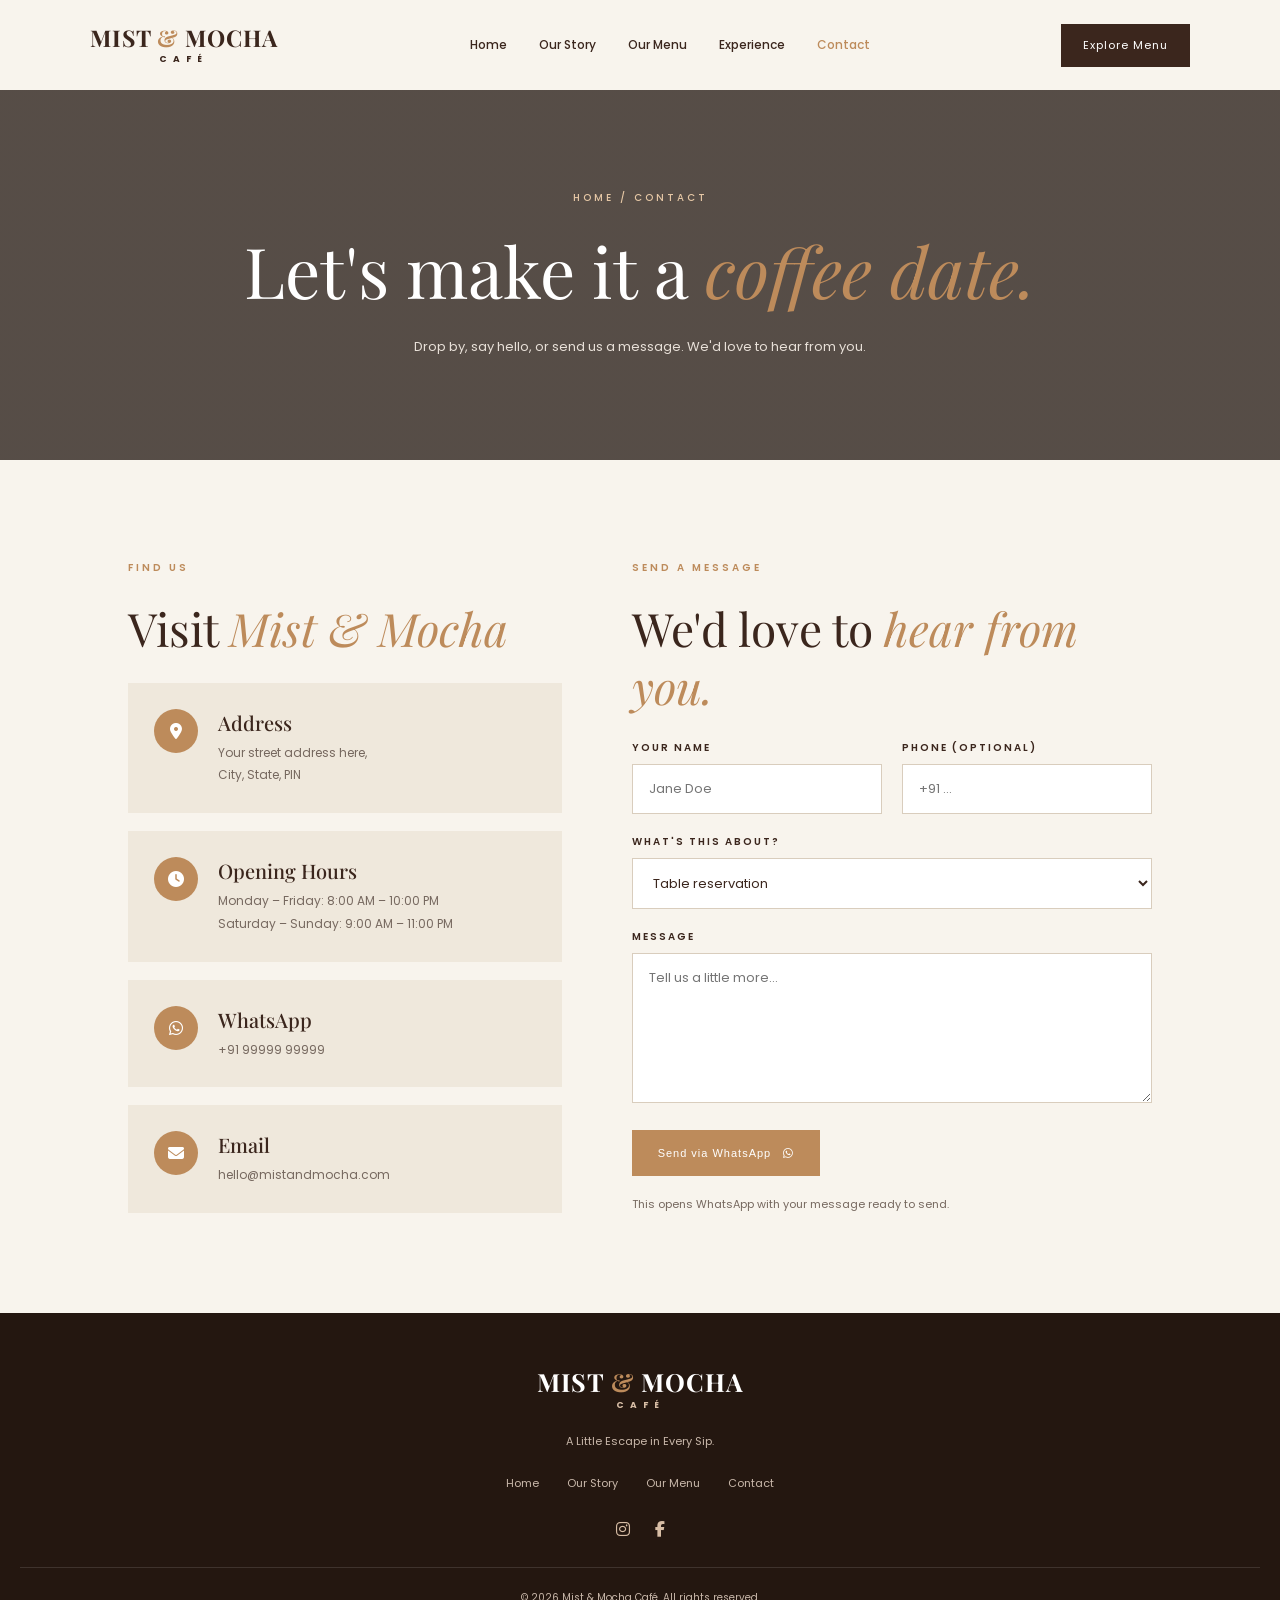
<file: contact.html>
<!DOCTYPE html>
<html lang="en">
<head>
    <meta charset="UTF-8">
    <meta name="viewport" content="width=device-width, initial-scale=1.0">

    <title>Contact | Mist & Mocha Café</title>

    <link rel="preconnect" href="https://fonts.googleapis.com">
    <link rel="preconnect" href="https://fonts.gstatic.com" crossorigin>
    <link href="https://fonts.googleapis.com/css2?family=Playfair+Display:wght@400;500;600;700&family=Poppins:wght@300;400;500;600&display=swap" rel="stylesheet">

    <link rel="stylesheet" href="style.css">
    <link rel="stylesheet" href="https://cdnjs.cloudflare.com/ajax/libs/font-awesome/6.5.0/css/all.min.css">
</head>

<body>

    <!-- NAVIGATION BAR -->
    <header class="navbar">

        <a href="index.html" class="logo">
            MIST <span>&</span> MOCHA
            <small>CAFÉ</small>
        </a>

        <nav class="nav-links" id="navLinks">
            <a href="index.html">Home</a>
            <a href="about.html">Our Story</a>
            <a href="menu.html">Our Menu</a>
            <a href="index.html#experience">Experience</a>
            <a href="contact.html" class="active">Contact</a>
        </nav>

        <a href="menu.html" class="nav-button">Explore Menu</a>

        <button class="menu-toggle" id="menuToggle" aria-label="Toggle navigation">
            <i class="fas fa-bars"></i>
        </button>

    </header>


    <!-- PAGE HEADER -->
    <section class="page-hero"
             style="--hero-img: url('https://images.unsplash.com/photo-1495474472287-4d71bcdd2085?w=1800')">
        <p class="breadcrumb"><a href="index.html">HOME</a> / CONTACT</p>
        <h1>Let's make it a <em>coffee date.</em></h1>
        <p class="page-intro">
            Drop by, say hello, or send us a message. We'd love to hear from you.
        </p>
    </section>


    <!-- CONTACT CONTENT -->
    <section class="contact-page">

        <!-- INFO -->
        <div class="contact-info">
            <p class="section-label">FIND US</p>
            <h2>Visit <em>Mist &amp; Mocha</em></h2>

            <div class="contact-info-list">

                <div class="info-card">
                    <i class="fas fa-location-dot"></i>
                    <div>
                        <h3>Address</h3>
                        <!-- TODO: replace with your real address -->
                        <p>Your street address here,<br>City, State, PIN</p>
                    </div>
                </div>

                <div class="info-card">
                    <i class="fas fa-clock"></i>
                    <div>
                        <h3>Opening Hours</h3>
                        <!-- TODO: replace with your real hours -->
                        <p>Monday – Friday: 8:00 AM – 10:00 PM<br>
                           Saturday – Sunday: 9:00 AM – 11:00 PM</p>
                    </div>
                </div>

                <div class="info-card">
                    <i class="fab fa-whatsapp"></i>
                    <div>
                        <h3>WhatsApp</h3>
                        <p><a href="https://wa.me/919999999999" target="_blank" rel="noopener noreferrer">+91 99999 99999</a></p>
                    </div>
                </div>

                <div class="info-card">
                    <i class="fas fa-envelope"></i>
                    <div>
                        <h3>Email</h3>
                        <!-- TODO: replace with your real email -->
                        <p><a href="mailto:hello@mistandmocha.com">hello@mistandmocha.com</a></p>
                    </div>
                </div>

            </div>

            <!-- TODO: paste your Google Maps <iframe> embed here -->
        </div>


        <!-- FORM -->
        <div class="contact-form-wrap">
            <p class="section-label">SEND A MESSAGE</p>
            <h2>We'd love to <em>hear from you.</em></h2>

            <form class="contact-form" id="contactForm">

                <div class="form-row">
                    <div class="field">
                        <label for="name">YOUR NAME</label>
                        <input type="text" id="name" name="name" placeholder="Jane Doe" required>
                    </div>

                    <div class="field">
                        <label for="phone">PHONE (OPTIONAL)</label>
                        <input type="tel" id="phone" name="phone" placeholder="+91 ...">
                    </div>
                </div>

                <div class="field">
                    <label for="subject">WHAT'S THIS ABOUT?</label>
                    <select id="subject" name="subject">
                        <option>Table reservation</option>
                        <option>Birthday / party booking</option>
                        <option>Feedback</option>
                        <option>General enquiry</option>
                    </select>
                </div>

                <div class="field">
                    <label for="message">MESSAGE</label>
                    <textarea id="message" name="message" placeholder="Tell us a little more..." required></textarea>
                </div>

                <button type="submit" class="primary-btn">
                    Send via WhatsApp <i class="fab fa-whatsapp"></i>
                </button>

                <p class="form-note">
                    This opens WhatsApp with your message ready to send.
                </p>

            </form>
        </div>

    </section>


    <!-- FOOTER -->
    <footer>

        <a href="index.html" class="footer-logo">
            MIST <span>&</span> MOCHA
            <small>CAFÉ</small>
        </a>

        <p>A Little Escape in Every Sip.</p>

        <div class="footer-links">
            <a href="index.html">Home</a>
            <a href="about.html">Our Story</a>
            <a href="menu.html">Our Menu</a>
            <a href="contact.html">Contact</a>
        </div>

        <div class="social-links">
            <a href="#" aria-label="Instagram"><i class="fab fa-instagram"></i></a>
            <a href="#" aria-label="Facebook"><i class="fab fa-facebook-f"></i></a>
        </div>

        <p class="copyright">
            © 2026 Mist & Mocha Café. All rights reserved.
        </p>

    </footer>

    <script src="script.js"></script>

</body>
</html>
</file>
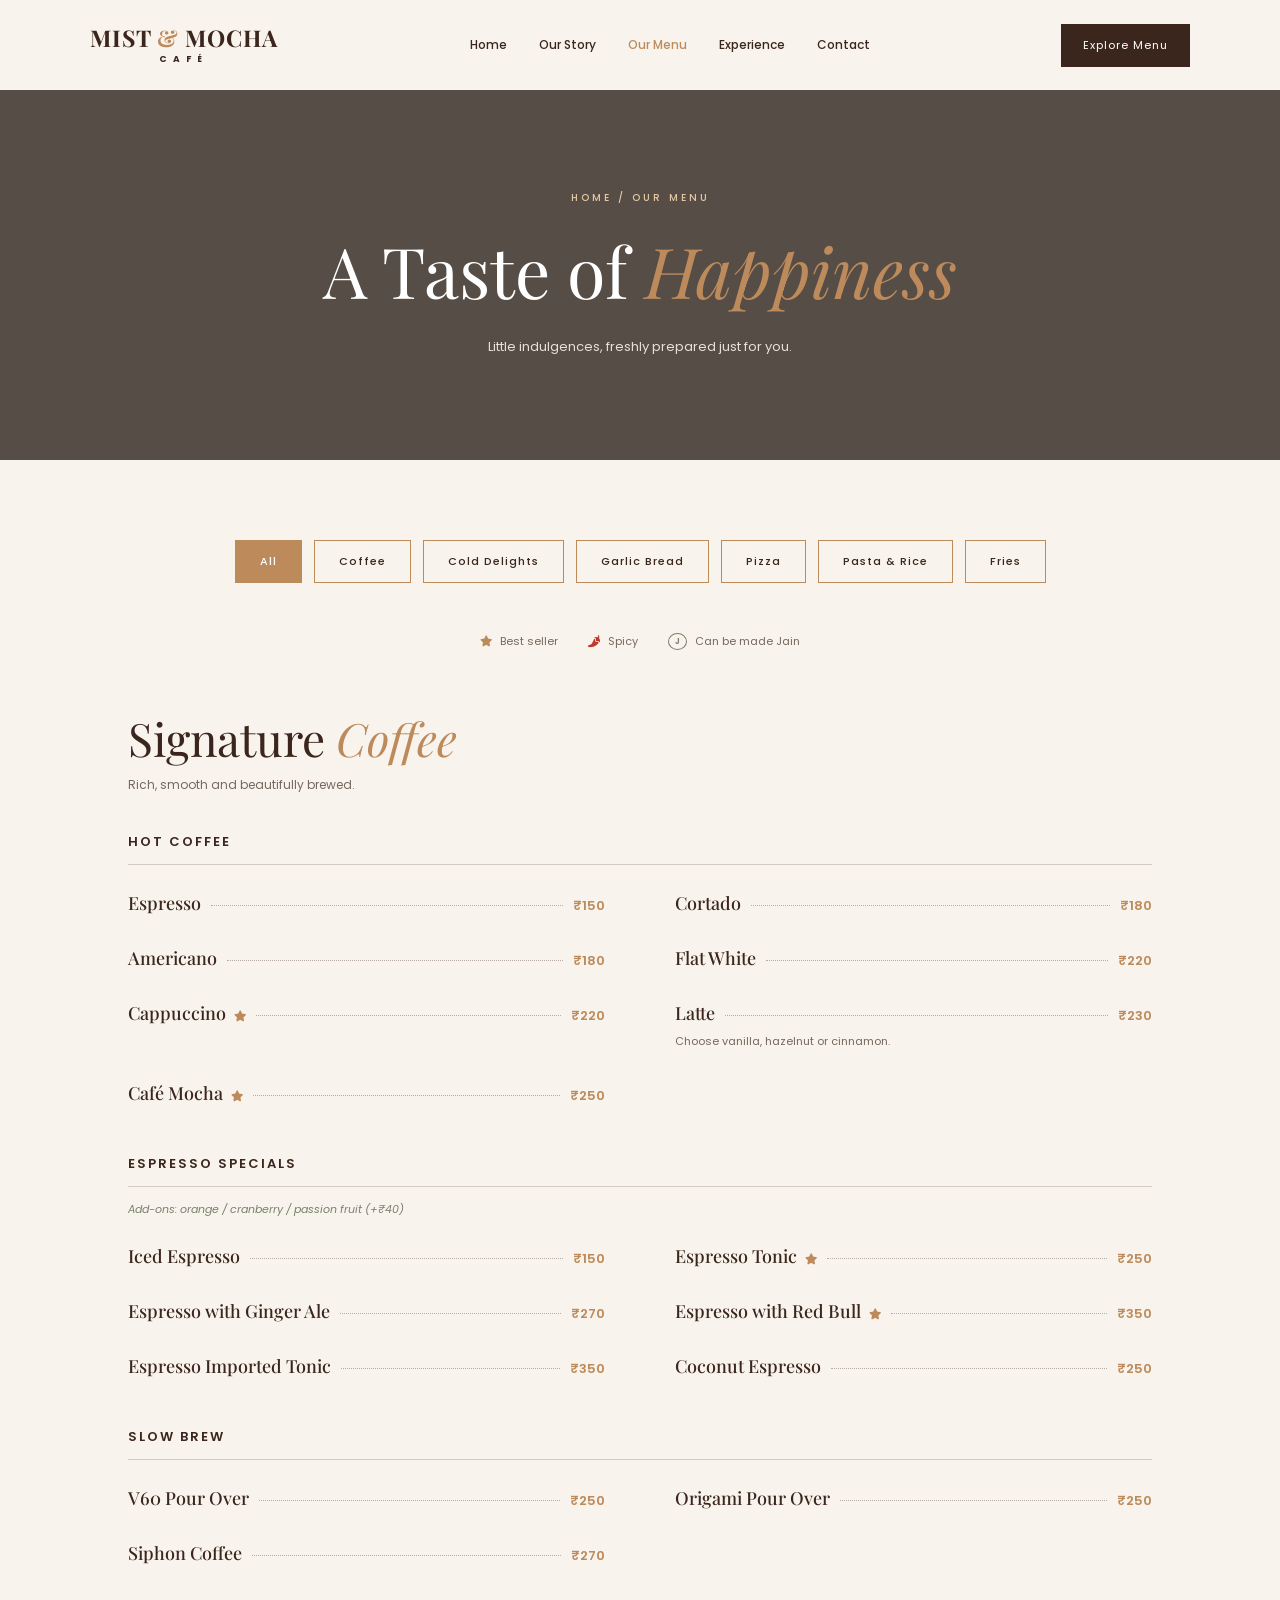
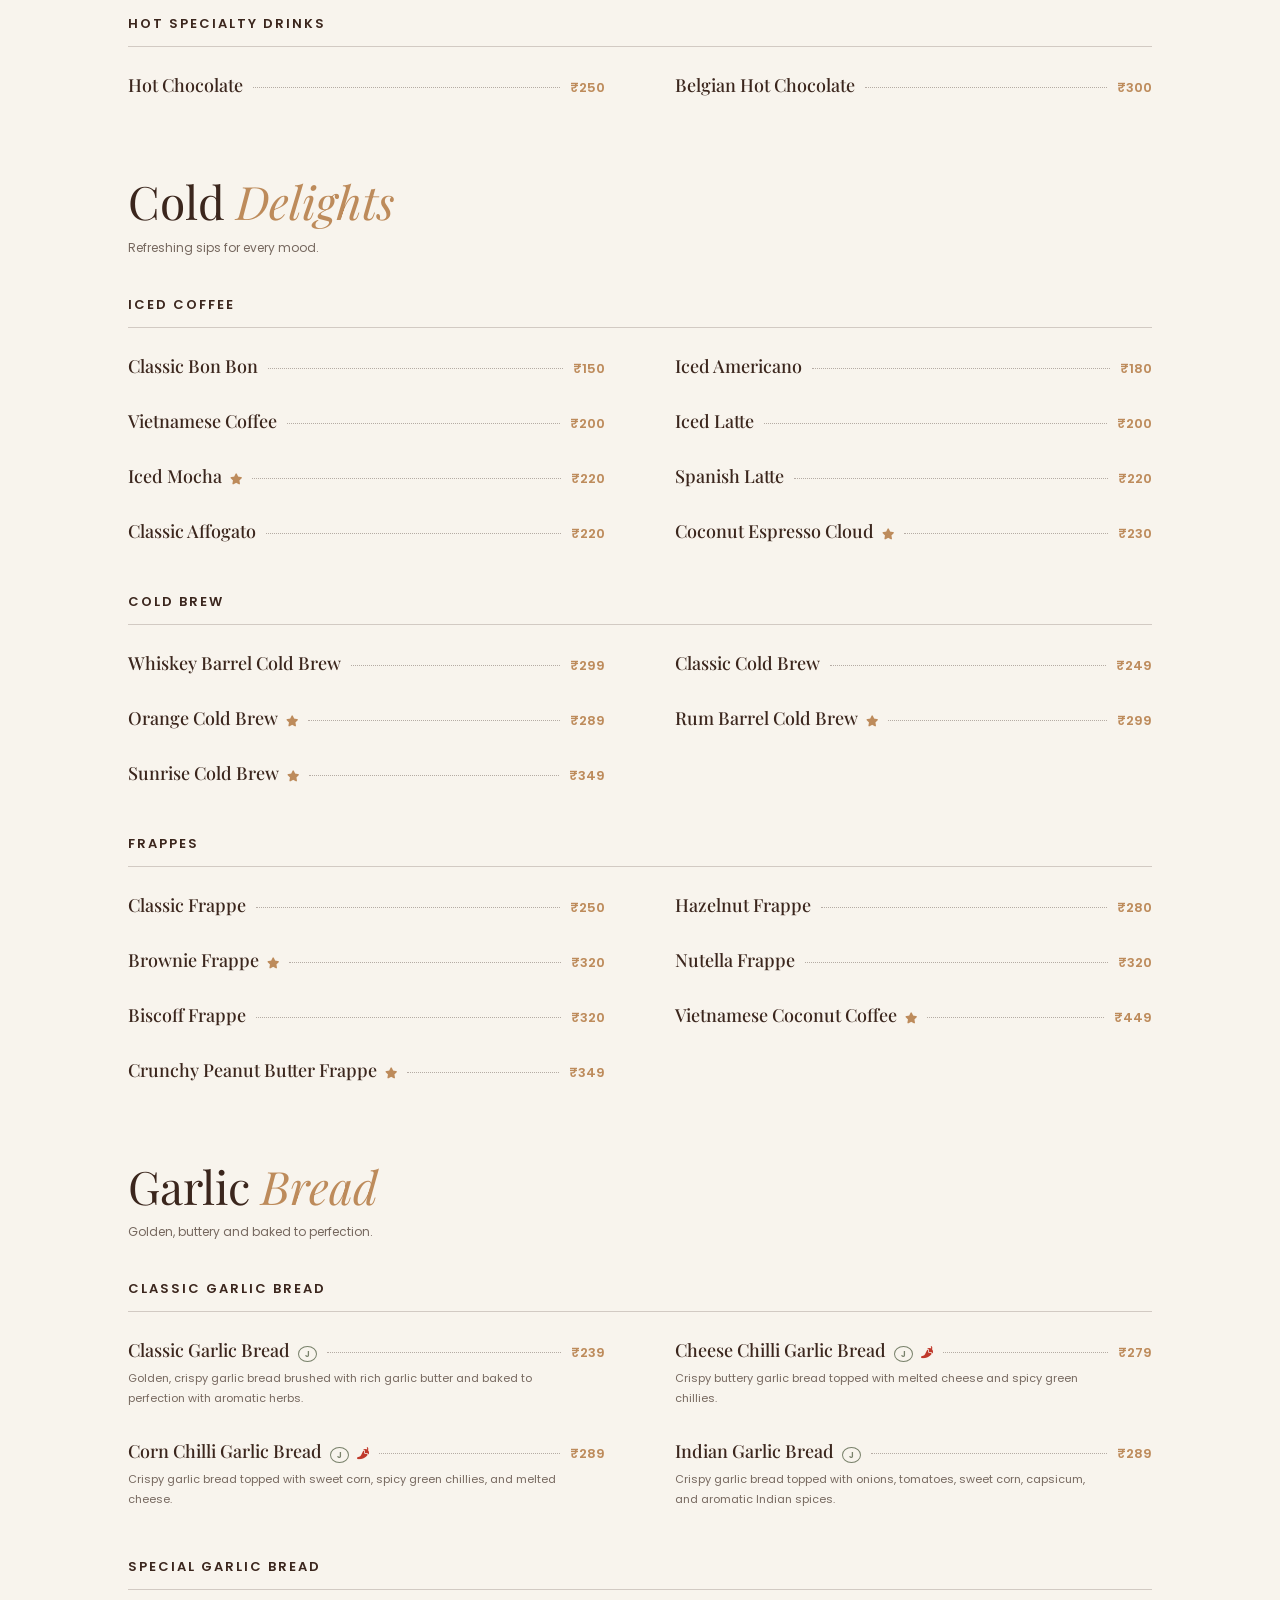
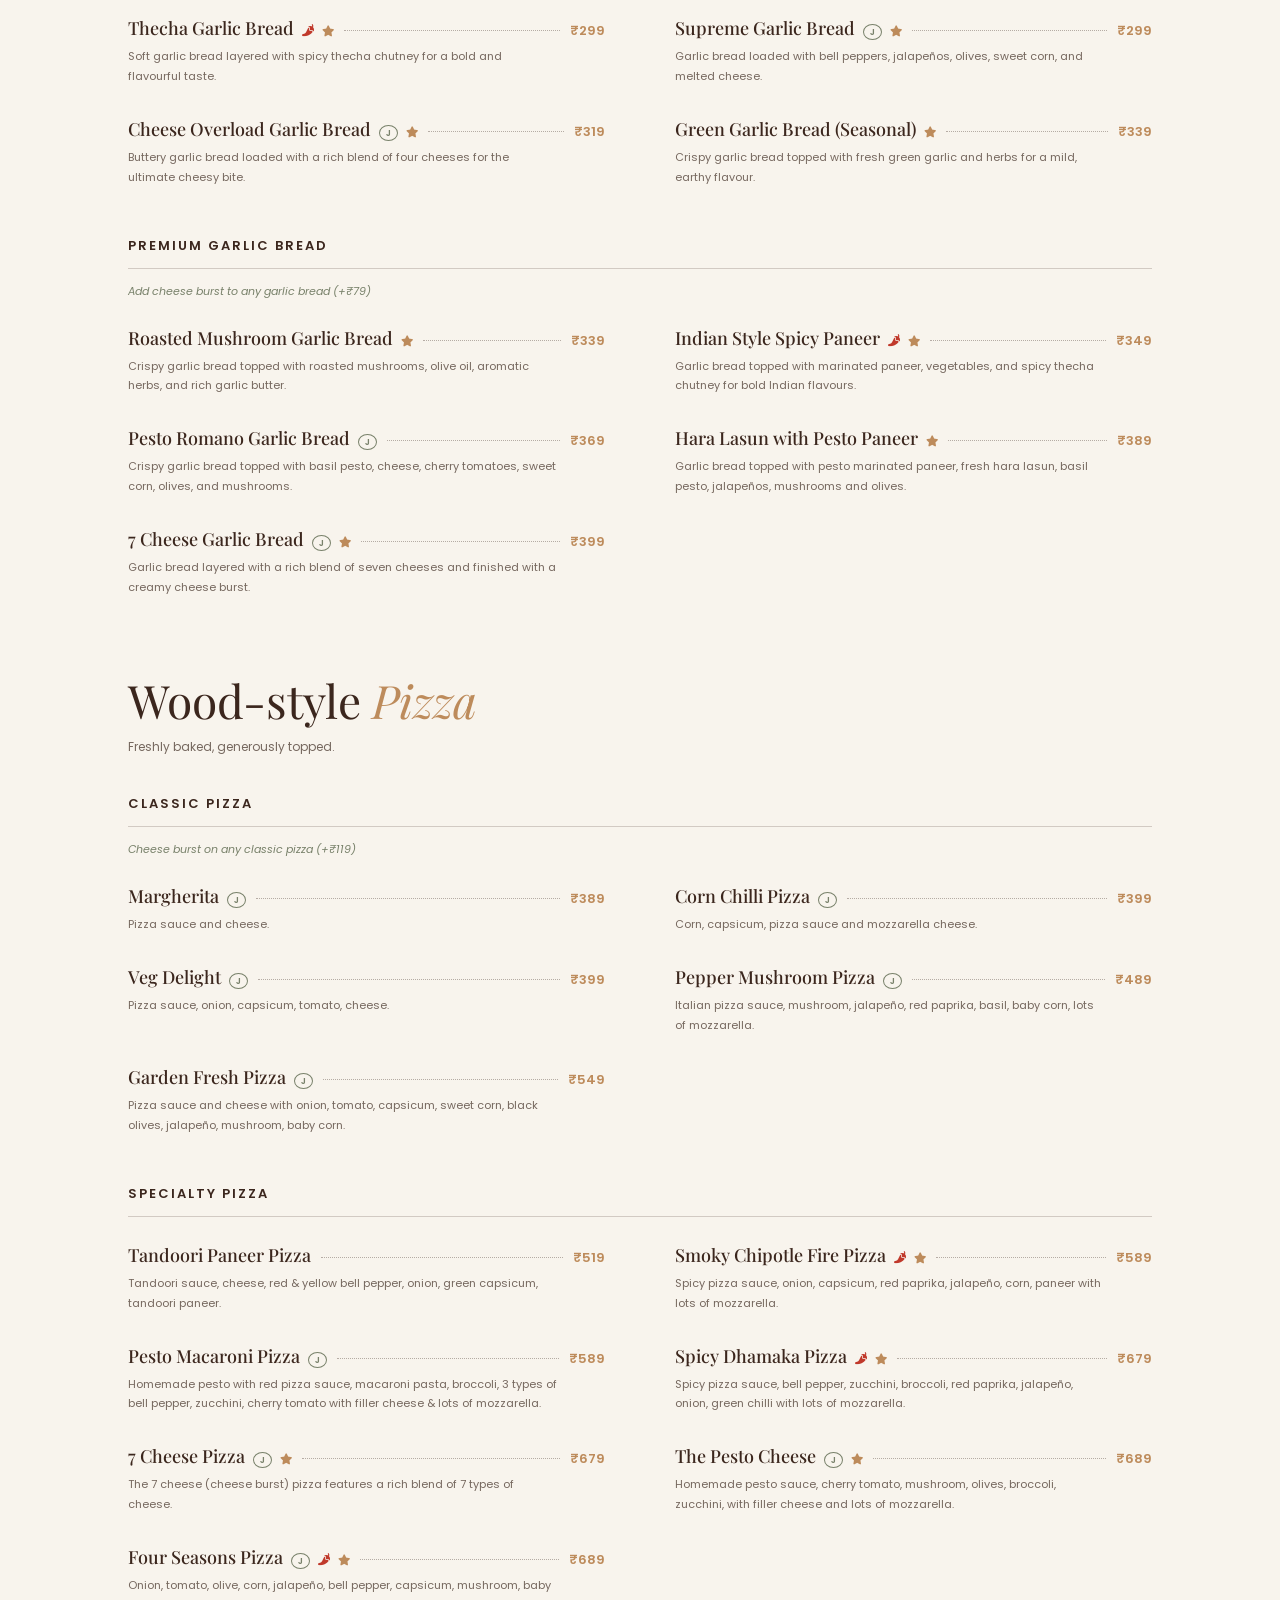
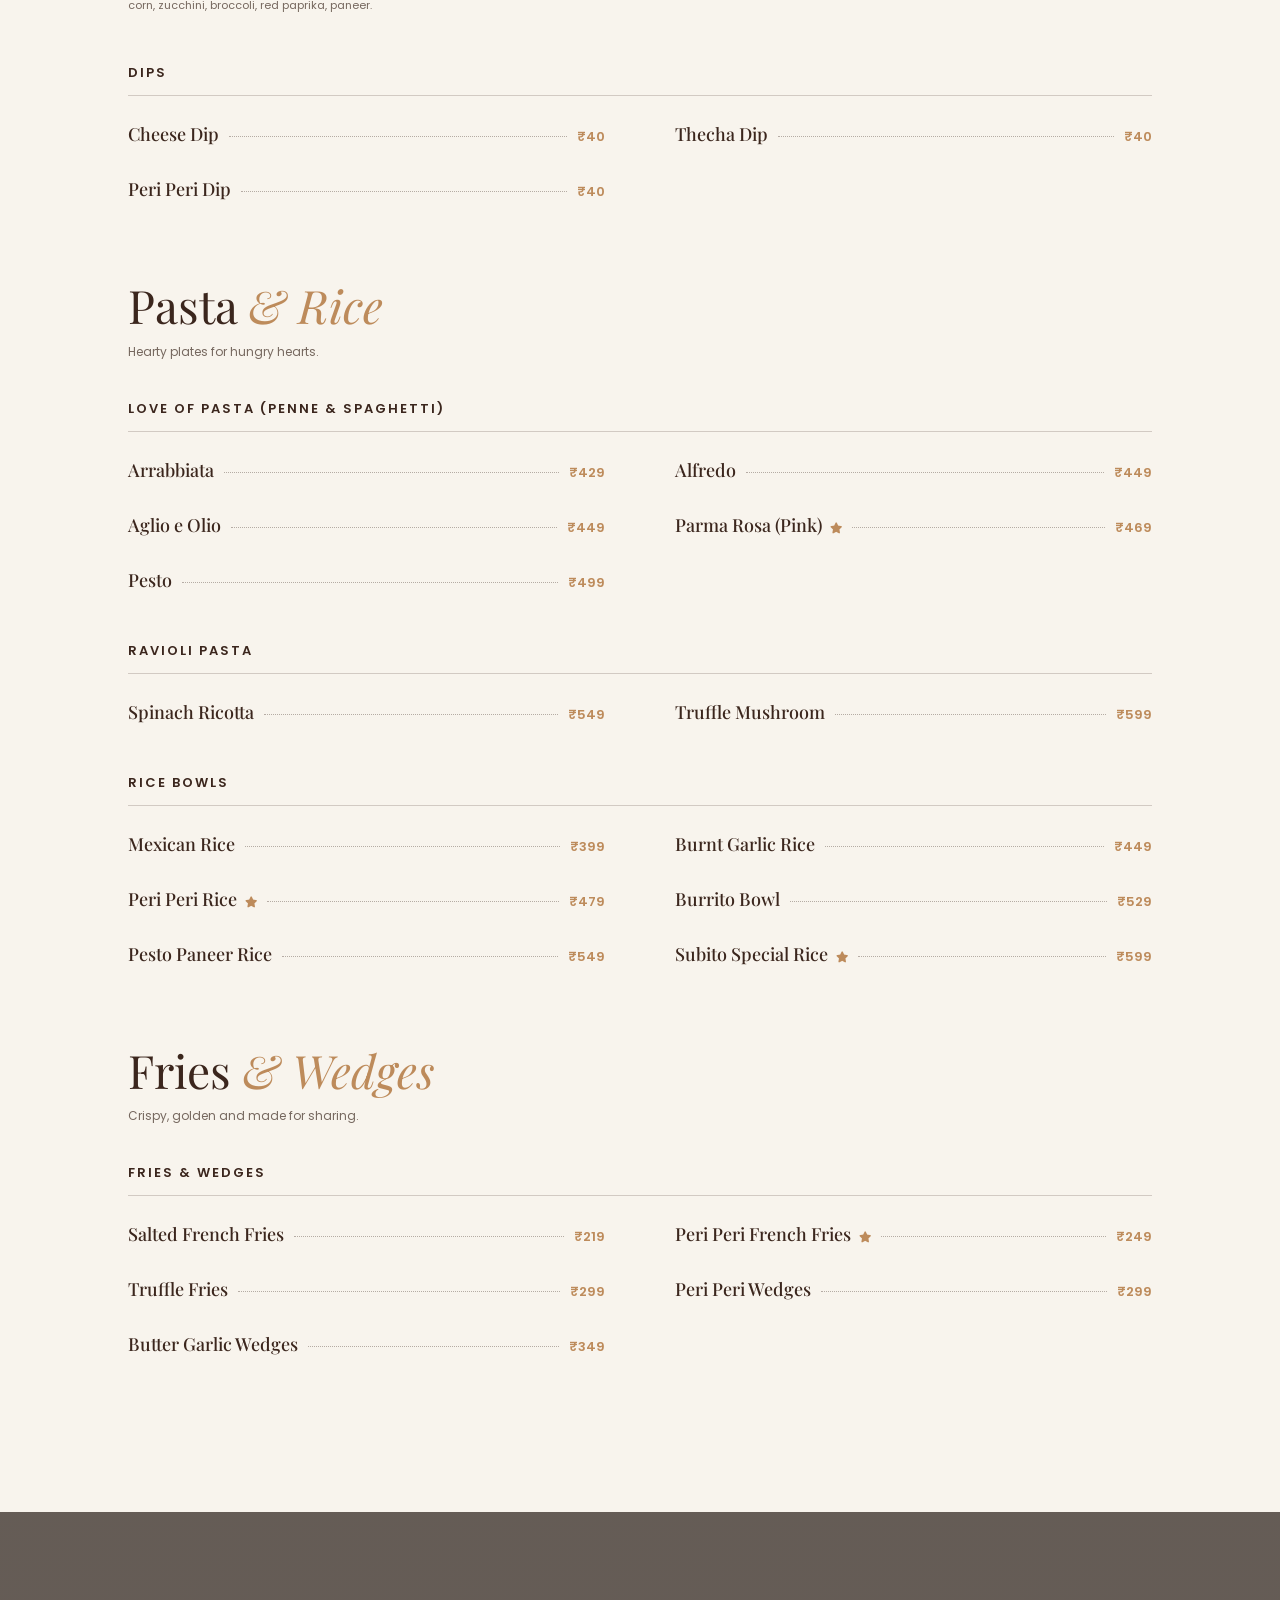
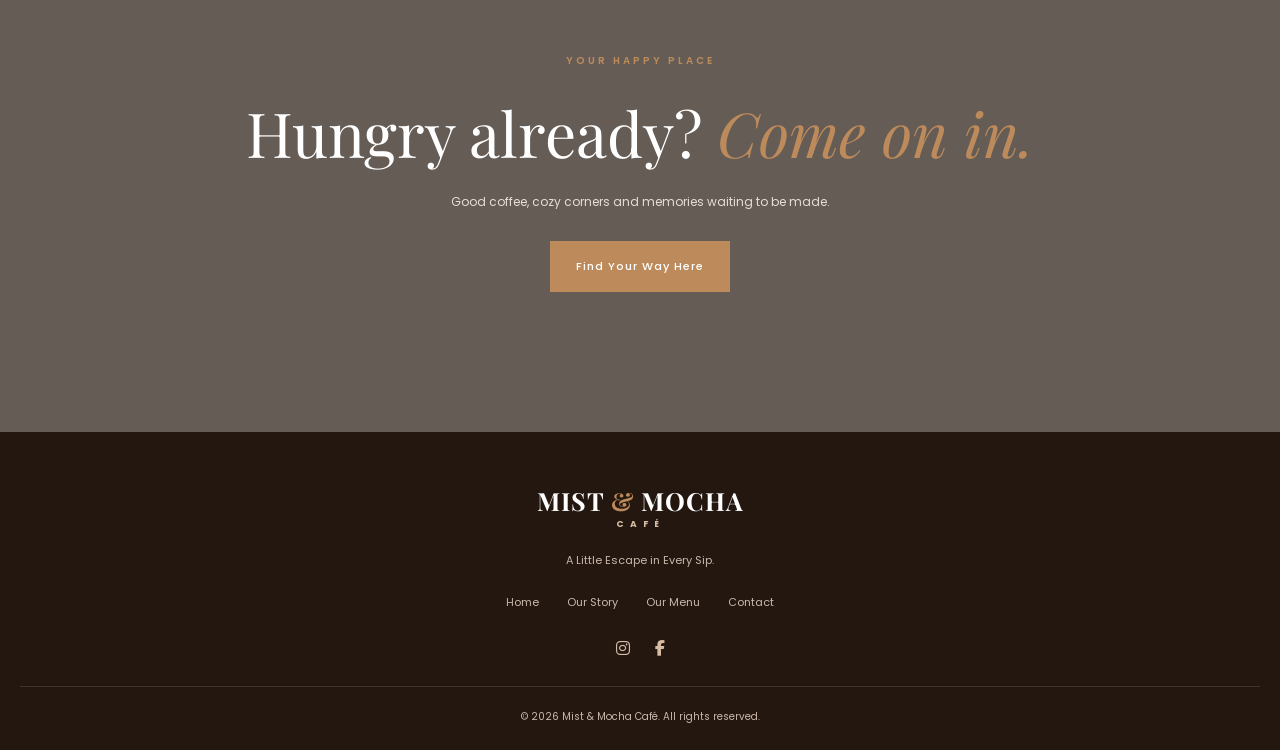
<file: menu.html>
<!DOCTYPE html>
<html lang="en">
<head>
    <meta charset="UTF-8">
    <meta name="viewport" content="width=device-width, initial-scale=1.0">

    <title>Our Menu | Mist & Mocha Café</title>

    <link rel="preconnect" href="https://fonts.googleapis.com">
    <link rel="preconnect" href="https://fonts.gstatic.com" crossorigin>
    <link href="https://fonts.googleapis.com/css2?family=Playfair+Display:wght@400;500;600;700&family=Poppins:wght@300;400;500;600&display=swap" rel="stylesheet">

    <link rel="stylesheet" href="style.css">
    <link rel="stylesheet" href="https://cdnjs.cloudflare.com/ajax/libs/font-awesome/6.5.0/css/all.min.css">
</head>

<body>

    <!-- NAVIGATION BAR -->
    <header class="navbar">

        <a href="index.html" class="logo">
            MIST <span>&</span> MOCHA
            <small>CAFÉ</small>
        </a>

        <nav class="nav-links" id="navLinks">
            <a href="index.html">Home</a>
            <a href="about.html">Our Story</a>
            <a href="menu.html" class="active">Our Menu</a>
            <a href="index.html#experience">Experience</a>
            <a href="contact.html">Contact</a>
        </nav>

        <a href="menu.html" class="nav-button">Explore Menu</a>

        <button class="menu-toggle" id="menuToggle" aria-label="Toggle navigation">
            <i class="fas fa-bars"></i>
        </button>

    </header>


    <!-- PAGE HEADER -->
    <section class="page-hero"
             style="--hero-img: url('https://images.unsplash.com/photo-1509042239860-f550ce710b93?w=1800')">
        <p class="breadcrumb"><a href="index.html">HOME</a> / OUR MENU</p>
        <h1>A Taste of <em>Happiness</em></h1>
        <p class="page-intro">
            Little indulgences, freshly prepared just for you.
        </p>
    </section>


    <!-- MENU -->
    <section class="menu-page">

        <div class="menu-tabs" role="tablist">
            <button class="menu-tab active" data-filter="all">All</button>
            <button class="menu-tab" data-filter="coffee">Coffee</button>
            <button class="menu-tab" data-filter="cold">Cold Delights</button>
            <button class="menu-tab" data-filter="garlic">Garlic Bread</button>
            <button class="menu-tab" data-filter="pizza">Pizza</button>
            <button class="menu-tab" data-filter="pasta">Pasta &amp; Rice</button>
            <button class="menu-tab" data-filter="fries">Fries</button>
        </div>

        <div class="menu-legend">
            <span><i class="fas fa-star mark-star"></i> Best seller</span>
            <span><i class="fas fa-pepper-hot mark-spicy"></i> Spicy</span>
            <span><span class="mark mark-jain">J</span> Can be made Jain</span>
        </div>


        <div class="menu-group" id="coffee">
            <h2 class="menu-group-title">Signature <em>Coffee</em></h2>
            <p class="menu-group-sub">Rich, smooth and beautifully brewed.</p>

            <h3 class="menu-subtitle">Hot Coffee</h3>
            <div class="menu-list">
                <div class="menu-item">
                    <div class="menu-item-head">
                        <span class="menu-item-name">Espresso</span>
                        <span class="menu-item-dots"></span>
                        <span class="menu-item-price">₹150</span>
                    </div>
                </div>
                <div class="menu-item">
                    <div class="menu-item-head">
                        <span class="menu-item-name">Cortado</span>
                        <span class="menu-item-dots"></span>
                        <span class="menu-item-price">₹180</span>
                    </div>
                </div>
                <div class="menu-item">
                    <div class="menu-item-head">
                        <span class="menu-item-name">Americano</span>
                        <span class="menu-item-dots"></span>
                        <span class="menu-item-price">₹180</span>
                    </div>
                </div>
                <div class="menu-item">
                    <div class="menu-item-head">
                        <span class="menu-item-name">Flat White</span>
                        <span class="menu-item-dots"></span>
                        <span class="menu-item-price">₹220</span>
                    </div>
                </div>
                <div class="menu-item">
                    <div class="menu-item-head">
                        <span class="menu-item-name">Cappuccino<i class="fas fa-star mark-star" title="Best seller"></i></span>
                        <span class="menu-item-dots"></span>
                        <span class="menu-item-price">₹220</span>
                    </div>
                </div>
                <div class="menu-item">
                    <div class="menu-item-head">
                        <span class="menu-item-name">Latte</span>
                        <span class="menu-item-dots"></span>
                        <span class="menu-item-price">₹230</span>
                    </div>
                    <p>Choose vanilla, hazelnut or cinnamon.</p>
                </div>
                <div class="menu-item">
                    <div class="menu-item-head">
                        <span class="menu-item-name">Café Mocha<i class="fas fa-star mark-star" title="Best seller"></i></span>
                        <span class="menu-item-dots"></span>
                        <span class="menu-item-price">₹250</span>
                    </div>
                </div>
            </div>

            <h3 class="menu-subtitle">Espresso Specials</h3>
            <p class="menu-note">Add-ons: orange / cranberry / passion fruit (+₹40)</p>
            <div class="menu-list">
                <div class="menu-item">
                    <div class="menu-item-head">
                        <span class="menu-item-name">Iced Espresso</span>
                        <span class="menu-item-dots"></span>
                        <span class="menu-item-price">₹150</span>
                    </div>
                </div>
                <div class="menu-item">
                    <div class="menu-item-head">
                        <span class="menu-item-name">Espresso Tonic<i class="fas fa-star mark-star" title="Best seller"></i></span>
                        <span class="menu-item-dots"></span>
                        <span class="menu-item-price">₹250</span>
                    </div>
                </div>
                <div class="menu-item">
                    <div class="menu-item-head">
                        <span class="menu-item-name">Espresso with Ginger Ale</span>
                        <span class="menu-item-dots"></span>
                        <span class="menu-item-price">₹270</span>
                    </div>
                </div>
                <div class="menu-item">
                    <div class="menu-item-head">
                        <span class="menu-item-name">Espresso with Red Bull<i class="fas fa-star mark-star" title="Best seller"></i></span>
                        <span class="menu-item-dots"></span>
                        <span class="menu-item-price">₹350</span>
                    </div>
                </div>
                <div class="menu-item">
                    <div class="menu-item-head">
                        <span class="menu-item-name">Espresso Imported Tonic</span>
                        <span class="menu-item-dots"></span>
                        <span class="menu-item-price">₹350</span>
                    </div>
                </div>
                <div class="menu-item">
                    <div class="menu-item-head">
                        <span class="menu-item-name">Coconut Espresso</span>
                        <span class="menu-item-dots"></span>
                        <span class="menu-item-price">₹250</span>
                    </div>
                </div>
            </div>

            <h3 class="menu-subtitle">Slow Brew</h3>
            <div class="menu-list">
                <div class="menu-item">
                    <div class="menu-item-head">
                        <span class="menu-item-name">V60 Pour Over</span>
                        <span class="menu-item-dots"></span>
                        <span class="menu-item-price">₹250</span>
                    </div>
                </div>
                <div class="menu-item">
                    <div class="menu-item-head">
                        <span class="menu-item-name">Origami Pour Over</span>
                        <span class="menu-item-dots"></span>
                        <span class="menu-item-price">₹250</span>
                    </div>
                </div>
                <div class="menu-item">
                    <div class="menu-item-head">
                        <span class="menu-item-name">Siphon Coffee</span>
                        <span class="menu-item-dots"></span>
                        <span class="menu-item-price">₹270</span>
                    </div>
                </div>
            </div>

            <h3 class="menu-subtitle">Hot Specialty Drinks</h3>
            <div class="menu-list">
                <div class="menu-item">
                    <div class="menu-item-head">
                        <span class="menu-item-name">Hot Chocolate</span>
                        <span class="menu-item-dots"></span>
                        <span class="menu-item-price">₹250</span>
                    </div>
                </div>
                <div class="menu-item">
                    <div class="menu-item-head">
                        <span class="menu-item-name">Belgian Hot Chocolate</span>
                        <span class="menu-item-dots"></span>
                        <span class="menu-item-price">₹300</span>
                    </div>
                </div>
            </div>
        </div>


        <div class="menu-group" id="cold">
            <h2 class="menu-group-title">Cold <em>Delights</em></h2>
            <p class="menu-group-sub">Refreshing sips for every mood.</p>

            <h3 class="menu-subtitle">Iced Coffee</h3>
            <div class="menu-list">
                <div class="menu-item">
                    <div class="menu-item-head">
                        <span class="menu-item-name">Classic Bon Bon</span>
                        <span class="menu-item-dots"></span>
                        <span class="menu-item-price">₹150</span>
                    </div>
                </div>
                <div class="menu-item">
                    <div class="menu-item-head">
                        <span class="menu-item-name">Iced Americano</span>
                        <span class="menu-item-dots"></span>
                        <span class="menu-item-price">₹180</span>
                    </div>
                </div>
                <div class="menu-item">
                    <div class="menu-item-head">
                        <span class="menu-item-name">Vietnamese Coffee</span>
                        <span class="menu-item-dots"></span>
                        <span class="menu-item-price">₹200</span>
                    </div>
                </div>
                <div class="menu-item">
                    <div class="menu-item-head">
                        <span class="menu-item-name">Iced Latte</span>
                        <span class="menu-item-dots"></span>
                        <span class="menu-item-price">₹200</span>
                    </div>
                </div>
                <div class="menu-item">
                    <div class="menu-item-head">
                        <span class="menu-item-name">Iced Mocha<i class="fas fa-star mark-star" title="Best seller"></i></span>
                        <span class="menu-item-dots"></span>
                        <span class="menu-item-price">₹220</span>
                    </div>
                </div>
                <div class="menu-item">
                    <div class="menu-item-head">
                        <span class="menu-item-name">Spanish Latte</span>
                        <span class="menu-item-dots"></span>
                        <span class="menu-item-price">₹220</span>
                    </div>
                </div>
                <div class="menu-item">
                    <div class="menu-item-head">
                        <span class="menu-item-name">Classic Affogato</span>
                        <span class="menu-item-dots"></span>
                        <span class="menu-item-price">₹220</span>
                    </div>
                </div>
                <div class="menu-item">
                    <div class="menu-item-head">
                        <span class="menu-item-name">Coconut Espresso Cloud<i class="fas fa-star mark-star" title="Best seller"></i></span>
                        <span class="menu-item-dots"></span>
                        <span class="menu-item-price">₹230</span>
                    </div>
                </div>
            </div>

            <h3 class="menu-subtitle">Cold Brew</h3>
            <div class="menu-list">
                <div class="menu-item">
                    <div class="menu-item-head">
                        <span class="menu-item-name">Whiskey Barrel Cold Brew</span>
                        <span class="menu-item-dots"></span>
                        <span class="menu-item-price">₹299</span>
                    </div>
                </div>
                <div class="menu-item">
                    <div class="menu-item-head">
                        <span class="menu-item-name">Classic Cold Brew</span>
                        <span class="menu-item-dots"></span>
                        <span class="menu-item-price">₹249</span>
                    </div>
                </div>
                <div class="menu-item">
                    <div class="menu-item-head">
                        <span class="menu-item-name">Orange Cold Brew<i class="fas fa-star mark-star" title="Best seller"></i></span>
                        <span class="menu-item-dots"></span>
                        <span class="menu-item-price">₹289</span>
                    </div>
                </div>
                <div class="menu-item">
                    <div class="menu-item-head">
                        <span class="menu-item-name">Rum Barrel Cold Brew<i class="fas fa-star mark-star" title="Best seller"></i></span>
                        <span class="menu-item-dots"></span>
                        <span class="menu-item-price">₹299</span>
                    </div>
                </div>
                <div class="menu-item">
                    <div class="menu-item-head">
                        <span class="menu-item-name">Sunrise Cold Brew<i class="fas fa-star mark-star" title="Best seller"></i></span>
                        <span class="menu-item-dots"></span>
                        <span class="menu-item-price">₹349</span>
                    </div>
                </div>
            </div>

            <h3 class="menu-subtitle">Frappes</h3>
            <div class="menu-list">
                <div class="menu-item">
                    <div class="menu-item-head">
                        <span class="menu-item-name">Classic Frappe</span>
                        <span class="menu-item-dots"></span>
                        <span class="menu-item-price">₹250</span>
                    </div>
                </div>
                <div class="menu-item">
                    <div class="menu-item-head">
                        <span class="menu-item-name">Hazelnut Frappe</span>
                        <span class="menu-item-dots"></span>
                        <span class="menu-item-price">₹280</span>
                    </div>
                </div>
                <div class="menu-item">
                    <div class="menu-item-head">
                        <span class="menu-item-name">Brownie Frappe<i class="fas fa-star mark-star" title="Best seller"></i></span>
                        <span class="menu-item-dots"></span>
                        <span class="menu-item-price">₹320</span>
                    </div>
                </div>
                <div class="menu-item">
                    <div class="menu-item-head">
                        <span class="menu-item-name">Nutella Frappe</span>
                        <span class="menu-item-dots"></span>
                        <span class="menu-item-price">₹320</span>
                    </div>
                </div>
                <div class="menu-item">
                    <div class="menu-item-head">
                        <span class="menu-item-name">Biscoff Frappe</span>
                        <span class="menu-item-dots"></span>
                        <span class="menu-item-price">₹320</span>
                    </div>
                </div>
                <div class="menu-item">
                    <div class="menu-item-head">
                        <span class="menu-item-name">Vietnamese Coconut Coffee<i class="fas fa-star mark-star" title="Best seller"></i></span>
                        <span class="menu-item-dots"></span>
                        <span class="menu-item-price">₹449</span>
                    </div>
                </div>
                <div class="menu-item">
                    <div class="menu-item-head">
                        <span class="menu-item-name">Crunchy Peanut Butter Frappe<i class="fas fa-star mark-star" title="Best seller"></i></span>
                        <span class="menu-item-dots"></span>
                        <span class="menu-item-price">₹349</span>
                    </div>
                </div>
            </div>
        </div>


        <div class="menu-group" id="garlic">
            <h2 class="menu-group-title">Garlic <em>Bread</em></h2>
            <p class="menu-group-sub">Golden, buttery and baked to perfection.</p>

            <h3 class="menu-subtitle">Classic Garlic Bread</h3>
            <div class="menu-list">
                <div class="menu-item">
                    <div class="menu-item-head">
                        <span class="menu-item-name">Classic Garlic Bread<span class="mark mark-jain" title="Can be made Jain">J</span></span>
                        <span class="menu-item-dots"></span>
                        <span class="menu-item-price">₹239</span>
                    </div>
                    <p>Golden, crispy garlic bread brushed with rich garlic butter and baked to perfection with aromatic herbs.</p>
                </div>
                <div class="menu-item">
                    <div class="menu-item-head">
                        <span class="menu-item-name">Cheese Chilli Garlic Bread<span class="mark mark-jain" title="Can be made Jain">J</span><i class="fas fa-pepper-hot mark-spicy" title="Spicy"></i></span>
                        <span class="menu-item-dots"></span>
                        <span class="menu-item-price">₹279</span>
                    </div>
                    <p>Crispy buttery garlic bread topped with melted cheese and spicy green chillies.</p>
                </div>
                <div class="menu-item">
                    <div class="menu-item-head">
                        <span class="menu-item-name">Corn Chilli Garlic Bread<span class="mark mark-jain" title="Can be made Jain">J</span><i class="fas fa-pepper-hot mark-spicy" title="Spicy"></i></span>
                        <span class="menu-item-dots"></span>
                        <span class="menu-item-price">₹289</span>
                    </div>
                    <p>Crispy garlic bread topped with sweet corn, spicy green chillies, and melted cheese.</p>
                </div>
                <div class="menu-item">
                    <div class="menu-item-head">
                        <span class="menu-item-name">Indian Garlic Bread<span class="mark mark-jain" title="Can be made Jain">J</span></span>
                        <span class="menu-item-dots"></span>
                        <span class="menu-item-price">₹289</span>
                    </div>
                    <p>Crispy garlic bread topped with onions, tomatoes, sweet corn, capsicum, and aromatic Indian spices.</p>
                </div>
            </div>

            <h3 class="menu-subtitle">Special Garlic Bread</h3>
            <div class="menu-list">
                <div class="menu-item">
                    <div class="menu-item-head">
                        <span class="menu-item-name">Thecha Garlic Bread<i class="fas fa-pepper-hot mark-spicy" title="Spicy"></i><i class="fas fa-star mark-star" title="Best seller"></i></span>
                        <span class="menu-item-dots"></span>
                        <span class="menu-item-price">₹299</span>
                    </div>
                    <p>Soft garlic bread layered with spicy thecha chutney for a bold and flavourful taste.</p>
                </div>
                <div class="menu-item">
                    <div class="menu-item-head">
                        <span class="menu-item-name">Supreme Garlic Bread<span class="mark mark-jain" title="Can be made Jain">J</span><i class="fas fa-star mark-star" title="Best seller"></i></span>
                        <span class="menu-item-dots"></span>
                        <span class="menu-item-price">₹299</span>
                    </div>
                    <p>Garlic bread loaded with bell peppers, jalapeños, olives, sweet corn, and melted cheese.</p>
                </div>
                <div class="menu-item">
                    <div class="menu-item-head">
                        <span class="menu-item-name">Cheese Overload Garlic Bread<span class="mark mark-jain" title="Can be made Jain">J</span><i class="fas fa-star mark-star" title="Best seller"></i></span>
                        <span class="menu-item-dots"></span>
                        <span class="menu-item-price">₹319</span>
                    </div>
                    <p>Buttery garlic bread loaded with a rich blend of four cheeses for the ultimate cheesy bite.</p>
                </div>
                <div class="menu-item">
                    <div class="menu-item-head">
                        <span class="menu-item-name">Green Garlic Bread (Seasonal)<i class="fas fa-star mark-star" title="Best seller"></i></span>
                        <span class="menu-item-dots"></span>
                        <span class="menu-item-price">₹339</span>
                    </div>
                    <p>Crispy garlic bread topped with fresh green garlic and herbs for a mild, earthy flavour.</p>
                </div>
            </div>

            <h3 class="menu-subtitle">Premium Garlic Bread</h3>
            <p class="menu-note">Add cheese burst to any garlic bread (+₹79)</p>
            <div class="menu-list">
                <div class="menu-item">
                    <div class="menu-item-head">
                        <span class="menu-item-name">Roasted Mushroom Garlic Bread<i class="fas fa-star mark-star" title="Best seller"></i></span>
                        <span class="menu-item-dots"></span>
                        <span class="menu-item-price">₹339</span>
                    </div>
                    <p>Crispy garlic bread topped with roasted mushrooms, olive oil, aromatic herbs, and rich garlic butter.</p>
                </div>
                <div class="menu-item">
                    <div class="menu-item-head">
                        <span class="menu-item-name">Indian Style Spicy Paneer<i class="fas fa-pepper-hot mark-spicy" title="Spicy"></i><i class="fas fa-star mark-star" title="Best seller"></i></span>
                        <span class="menu-item-dots"></span>
                        <span class="menu-item-price">₹349</span>
                    </div>
                    <p>Garlic bread topped with marinated paneer, vegetables, and spicy thecha chutney for bold Indian flavours.</p>
                </div>
                <div class="menu-item">
                    <div class="menu-item-head">
                        <span class="menu-item-name">Pesto Romano Garlic Bread<span class="mark mark-jain" title="Can be made Jain">J</span></span>
                        <span class="menu-item-dots"></span>
                        <span class="menu-item-price">₹369</span>
                    </div>
                    <p>Crispy garlic bread topped with basil pesto, cheese, cherry tomatoes, sweet corn, olives, and mushrooms.</p>
                </div>
                <div class="menu-item">
                    <div class="menu-item-head">
                        <span class="menu-item-name">Hara Lasun with Pesto Paneer<i class="fas fa-star mark-star" title="Best seller"></i></span>
                        <span class="menu-item-dots"></span>
                        <span class="menu-item-price">₹389</span>
                    </div>
                    <p>Garlic bread topped with pesto marinated paneer, fresh hara lasun, basil pesto, jalapeños, mushrooms and olives.</p>
                </div>
                <div class="menu-item">
                    <div class="menu-item-head">
                        <span class="menu-item-name">7 Cheese Garlic Bread<span class="mark mark-jain" title="Can be made Jain">J</span><i class="fas fa-star mark-star" title="Best seller"></i></span>
                        <span class="menu-item-dots"></span>
                        <span class="menu-item-price">₹399</span>
                    </div>
                    <p>Garlic bread layered with a rich blend of seven cheeses and finished with a creamy cheese burst.</p>
                </div>
            </div>
        </div>


        <div class="menu-group" id="pizza">
            <h2 class="menu-group-title">Wood-style <em>Pizza</em></h2>
            <p class="menu-group-sub">Freshly baked, generously topped.</p>

            <h3 class="menu-subtitle">Classic Pizza</h3>
            <p class="menu-note">Cheese burst on any classic pizza (+₹119)</p>
            <div class="menu-list">
                <div class="menu-item">
                    <div class="menu-item-head">
                        <span class="menu-item-name">Margherita<span class="mark mark-jain" title="Can be made Jain">J</span></span>
                        <span class="menu-item-dots"></span>
                        <span class="menu-item-price">₹389</span>
                    </div>
                    <p>Pizza sauce and cheese.</p>
                </div>
                <div class="menu-item">
                    <div class="menu-item-head">
                        <span class="menu-item-name">Corn Chilli Pizza<span class="mark mark-jain" title="Can be made Jain">J</span></span>
                        <span class="menu-item-dots"></span>
                        <span class="menu-item-price">₹399</span>
                    </div>
                    <p>Corn, capsicum, pizza sauce and mozzarella cheese.</p>
                </div>
                <div class="menu-item">
                    <div class="menu-item-head">
                        <span class="menu-item-name">Veg Delight<span class="mark mark-jain" title="Can be made Jain">J</span></span>
                        <span class="menu-item-dots"></span>
                        <span class="menu-item-price">₹399</span>
                    </div>
                    <p>Pizza sauce, onion, capsicum, tomato, cheese.</p>
                </div>
                <div class="menu-item">
                    <div class="menu-item-head">
                        <span class="menu-item-name">Pepper Mushroom Pizza<span class="mark mark-jain" title="Can be made Jain">J</span></span>
                        <span class="menu-item-dots"></span>
                        <span class="menu-item-price">₹489</span>
                    </div>
                    <p>Italian pizza sauce, mushroom, jalapeño, red paprika, basil, baby corn, lots of mozzarella.</p>
                </div>
                <div class="menu-item">
                    <div class="menu-item-head">
                        <span class="menu-item-name">Garden Fresh Pizza<span class="mark mark-jain" title="Can be made Jain">J</span></span>
                        <span class="menu-item-dots"></span>
                        <span class="menu-item-price">₹549</span>
                    </div>
                    <p>Pizza sauce and cheese with onion, tomato, capsicum, sweet corn, black olives, jalapeño, mushroom, baby corn.</p>
                </div>
            </div>

            <h3 class="menu-subtitle">Specialty Pizza</h3>
            <div class="menu-list">
                <div class="menu-item">
                    <div class="menu-item-head">
                        <span class="menu-item-name">Tandoori Paneer Pizza</span>
                        <span class="menu-item-dots"></span>
                        <span class="menu-item-price">₹519</span>
                    </div>
                    <p>Tandoori sauce, cheese, red &amp; yellow bell pepper, onion, green capsicum, tandoori paneer.</p>
                </div>
                <div class="menu-item">
                    <div class="menu-item-head">
                        <span class="menu-item-name">Smoky Chipotle Fire Pizza<i class="fas fa-pepper-hot mark-spicy" title="Spicy"></i><i class="fas fa-star mark-star" title="Best seller"></i></span>
                        <span class="menu-item-dots"></span>
                        <span class="menu-item-price">₹589</span>
                    </div>
                    <p>Spicy pizza sauce, onion, capsicum, red paprika, jalapeño, corn, paneer with lots of mozzarella.</p>
                </div>
                <div class="menu-item">
                    <div class="menu-item-head">
                        <span class="menu-item-name">Pesto Macaroni Pizza<span class="mark mark-jain" title="Can be made Jain">J</span></span>
                        <span class="menu-item-dots"></span>
                        <span class="menu-item-price">₹589</span>
                    </div>
                    <p>Homemade pesto with red pizza sauce, macaroni pasta, broccoli, 3 types of bell pepper, zucchini, cherry tomato with filler cheese &amp; lots of mozzarella.</p>
                </div>
                <div class="menu-item">
                    <div class="menu-item-head">
                        <span class="menu-item-name">Spicy Dhamaka Pizza<i class="fas fa-pepper-hot mark-spicy" title="Spicy"></i><i class="fas fa-star mark-star" title="Best seller"></i></span>
                        <span class="menu-item-dots"></span>
                        <span class="menu-item-price">₹679</span>
                    </div>
                    <p>Spicy pizza sauce, bell pepper, zucchini, broccoli, red paprika, jalapeño, onion, green chilli with lots of mozzarella.</p>
                </div>
                <div class="menu-item">
                    <div class="menu-item-head">
                        <span class="menu-item-name">7 Cheese Pizza<span class="mark mark-jain" title="Can be made Jain">J</span><i class="fas fa-star mark-star" title="Best seller"></i></span>
                        <span class="menu-item-dots"></span>
                        <span class="menu-item-price">₹679</span>
                    </div>
                    <p>The 7 cheese (cheese burst) pizza features a rich blend of 7 types of cheese.</p>
                </div>
                <div class="menu-item">
                    <div class="menu-item-head">
                        <span class="menu-item-name">The Pesto Cheese<span class="mark mark-jain" title="Can be made Jain">J</span><i class="fas fa-star mark-star" title="Best seller"></i></span>
                        <span class="menu-item-dots"></span>
                        <span class="menu-item-price">₹689</span>
                    </div>
                    <p>Homemade pesto sauce, cherry tomato, mushroom, olives, broccoli, zucchini, with filler cheese and lots of mozzarella.</p>
                </div>
                <div class="menu-item">
                    <div class="menu-item-head">
                        <span class="menu-item-name">Four Seasons Pizza<span class="mark mark-jain" title="Can be made Jain">J</span><i class="fas fa-pepper-hot mark-spicy" title="Spicy"></i><i class="fas fa-star mark-star" title="Best seller"></i></span>
                        <span class="menu-item-dots"></span>
                        <span class="menu-item-price">₹689</span>
                    </div>
                    <p>Onion, tomato, olive, corn, jalapeño, bell pepper, capsicum, mushroom, baby corn, zucchini, broccoli, red paprika, paneer.</p>
                </div>
            </div>

            <h3 class="menu-subtitle">Dips</h3>
            <div class="menu-list">
                <div class="menu-item">
                    <div class="menu-item-head">
                        <span class="menu-item-name">Cheese Dip</span>
                        <span class="menu-item-dots"></span>
                        <span class="menu-item-price">₹40</span>
                    </div>
                </div>
                <div class="menu-item">
                    <div class="menu-item-head">
                        <span class="menu-item-name">Thecha Dip</span>
                        <span class="menu-item-dots"></span>
                        <span class="menu-item-price">₹40</span>
                    </div>
                </div>
                <div class="menu-item">
                    <div class="menu-item-head">
                        <span class="menu-item-name">Peri Peri Dip</span>
                        <span class="menu-item-dots"></span>
                        <span class="menu-item-price">₹40</span>
                    </div>
                </div>
            </div>
        </div>


        <div class="menu-group" id="pasta">
            <h2 class="menu-group-title">Pasta <em>&amp; Rice</em></h2>
            <p class="menu-group-sub">Hearty plates for hungry hearts.</p>

            <h3 class="menu-subtitle">Love of Pasta (Penne &amp; Spaghetti)</h3>
            <div class="menu-list">
                <div class="menu-item">
                    <div class="menu-item-head">
                        <span class="menu-item-name">Arrabbiata</span>
                        <span class="menu-item-dots"></span>
                        <span class="menu-item-price">₹429</span>
                    </div>
                </div>
                <div class="menu-item">
                    <div class="menu-item-head">
                        <span class="menu-item-name">Alfredo</span>
                        <span class="menu-item-dots"></span>
                        <span class="menu-item-price">₹449</span>
                    </div>
                </div>
                <div class="menu-item">
                    <div class="menu-item-head">
                        <span class="menu-item-name">Aglio e Olio</span>
                        <span class="menu-item-dots"></span>
                        <span class="menu-item-price">₹449</span>
                    </div>
                </div>
                <div class="menu-item">
                    <div class="menu-item-head">
                        <span class="menu-item-name">Parma Rosa (Pink)<i class="fas fa-star mark-star" title="Best seller"></i></span>
                        <span class="menu-item-dots"></span>
                        <span class="menu-item-price">₹469</span>
                    </div>
                </div>
                <div class="menu-item">
                    <div class="menu-item-head">
                        <span class="menu-item-name">Pesto</span>
                        <span class="menu-item-dots"></span>
                        <span class="menu-item-price">₹499</span>
                    </div>
                </div>
            </div>

            <h3 class="menu-subtitle">Ravioli Pasta</h3>
            <div class="menu-list">
                <div class="menu-item">
                    <div class="menu-item-head">
                        <span class="menu-item-name">Spinach Ricotta</span>
                        <span class="menu-item-dots"></span>
                        <span class="menu-item-price">₹549</span>
                    </div>
                </div>
                <div class="menu-item">
                    <div class="menu-item-head">
                        <span class="menu-item-name">Truffle Mushroom</span>
                        <span class="menu-item-dots"></span>
                        <span class="menu-item-price">₹599</span>
                    </div>
                </div>
            </div>

            <h3 class="menu-subtitle">Rice Bowls</h3>
            <div class="menu-list">
                <div class="menu-item">
                    <div class="menu-item-head">
                        <span class="menu-item-name">Mexican Rice</span>
                        <span class="menu-item-dots"></span>
                        <span class="menu-item-price">₹399</span>
                    </div>
                </div>
                <div class="menu-item">
                    <div class="menu-item-head">
                        <span class="menu-item-name">Burnt Garlic Rice</span>
                        <span class="menu-item-dots"></span>
                        <span class="menu-item-price">₹449</span>
                    </div>
                </div>
                <div class="menu-item">
                    <div class="menu-item-head">
                        <span class="menu-item-name">Peri Peri Rice<i class="fas fa-star mark-star" title="Best seller"></i></span>
                        <span class="menu-item-dots"></span>
                        <span class="menu-item-price">₹479</span>
                    </div>
                </div>
                <div class="menu-item">
                    <div class="menu-item-head">
                        <span class="menu-item-name">Burrito Bowl</span>
                        <span class="menu-item-dots"></span>
                        <span class="menu-item-price">₹529</span>
                    </div>
                </div>
                <div class="menu-item">
                    <div class="menu-item-head">
                        <span class="menu-item-name">Pesto Paneer Rice</span>
                        <span class="menu-item-dots"></span>
                        <span class="menu-item-price">₹549</span>
                    </div>
                </div>
                <div class="menu-item">
                    <div class="menu-item-head">
                        <span class="menu-item-name">Subito Special Rice<i class="fas fa-star mark-star" title="Best seller"></i></span>
                        <span class="menu-item-dots"></span>
                        <span class="menu-item-price">₹599</span>
                    </div>
                </div>
            </div>
        </div>


        <div class="menu-group" id="fries">
            <h2 class="menu-group-title">Fries <em>&amp; Wedges</em></h2>
            <p class="menu-group-sub">Crispy, golden and made for sharing.</p>

            <h3 class="menu-subtitle">Fries &amp; Wedges</h3>
            <div class="menu-list">
                <div class="menu-item">
                    <div class="menu-item-head">
                        <span class="menu-item-name">Salted French Fries</span>
                        <span class="menu-item-dots"></span>
                        <span class="menu-item-price">₹219</span>
                    </div>
                </div>
                <div class="menu-item">
                    <div class="menu-item-head">
                        <span class="menu-item-name">Peri Peri French Fries<i class="fas fa-star mark-star" title="Best seller"></i></span>
                        <span class="menu-item-dots"></span>
                        <span class="menu-item-price">₹249</span>
                    </div>
                </div>
                <div class="menu-item">
                    <div class="menu-item-head">
                        <span class="menu-item-name">Truffle Fries</span>
                        <span class="menu-item-dots"></span>
                        <span class="menu-item-price">₹299</span>
                    </div>
                </div>
                <div class="menu-item">
                    <div class="menu-item-head">
                        <span class="menu-item-name">Peri Peri Wedges</span>
                        <span class="menu-item-dots"></span>
                        <span class="menu-item-price">₹299</span>
                    </div>
                </div>
                <div class="menu-item">
                    <div class="menu-item-head">
                        <span class="menu-item-name">Butter Garlic Wedges</span>
                        <span class="menu-item-dots"></span>
                        <span class="menu-item-price">₹349</span>
                    </div>
                </div>
            </div>
        </div>

    </section>


    <!-- CALL TO ACTION -->
    <section class="experience menu-cta">
        <div class="experience-content">
            <p class="section-label">YOUR HAPPY PLACE</p>
            <h2>Hungry already? <em>Come on in.</em></h2>
            <p>Good coffee, cozy corners and memories waiting to be made.</p>
            <a href="contact.html" class="primary-btn">Find Your Way Here</a>
        </div>
    </section>


    <!-- FOOTER -->
    <footer>

        <a href="index.html" class="footer-logo">
            MIST <span>&</span> MOCHA
            <small>CAFÉ</small>
        </a>

        <p>A Little Escape in Every Sip.</p>

        <div class="footer-links">
            <a href="index.html">Home</a>
            <a href="about.html">Our Story</a>
            <a href="menu.html">Our Menu</a>
            <a href="contact.html">Contact</a>
        </div>

        <div class="social-links">
            <a href="#" aria-label="Instagram"><i class="fab fa-instagram"></i></a>
            <a href="#" aria-label="Facebook"><i class="fab fa-facebook-f"></i></a>
        </div>

        <p class="copyright">
            © 2026 Mist & Mocha Café. All rights reserved.
        </p>

    </footer>

    <script src="script.js"></script>

</body>
</html>
</file>
<file: style.css>
/* =================================
   MIST & MOCHA CAFÉ
   MAIN STYLESHEET
================================= */

:root {
    --brown: #3b261d;
    --dark-brown: #241710;
    --cream: #f8f4ed;
    --caramel: #bd8b5b;
    --sage: #78816a;
    --white: #ffffff;
}

* {
    margin: 0;
    padding: 0;
    box-sizing: border-box;
    scroll-behavior: smooth;
}

body {
    background: var(--cream);
    color: var(--brown);
    font-family: 'Poppins', sans-serif;
}

a {
    text-decoration: none;
    color: inherit;
}

img {
    width: 100%;
    display: block;
    object-fit: cover;
}

/* NAVIGATION */

.navbar {
    width: 100%;
    height: 90px;
    padding: 0 7%;
    display: flex;
    justify-content: space-between;
    align-items: center;
    background: var(--cream);
    position: fixed;
    top: 0;
    left: 0;
    z-index: 1000;
    transition: 0.3s ease;
}

.navbar.scrolled {
    box-shadow: 0 4px 20px rgba(59, 38, 29, 0.1);
    height: 75px;
}

.logo,
.footer-logo {
    font-family: 'Playfair Display', serif;
    font-size: 23px;
    font-weight: 700;
    letter-spacing: 1px;
    line-height: 1.1;
}

.logo span,
.footer-logo span {
    color: var(--caramel);
}

.logo small,
.footer-logo small {
    display: block;
    font-family: 'Poppins', sans-serif;
    font-size: 9px;
    letter-spacing: 6px;
    text-align: center;
    margin-top: 5px;
}

.nav-links {
    display: flex;
    gap: 32px;
}

.nav-links a {
    font-size: 12px;
    font-weight: 500;
    transition: 0.3s;
}

.nav-links a:hover,
.nav-links a.active {
    color: var(--caramel);
}

.nav-button {
    background: var(--brown);
    color: var(--white);
    padding: 13px 22px;
    font-size: 11px;
    letter-spacing: 1px;
    transition: 0.3s;
}

.nav-button:hover {
    background: var(--caramel);
}

.menu-toggle {
    display: none;
    background: none;
    border: none;
    font-size: 23px;
    color: var(--brown);
    cursor: pointer;
}

/* HERO SECTION */

.hero {
    min-height: 100vh;
    position: relative;
    display: flex;
    align-items: center;
    padding: 120px 10% 100px;
    background:
        url('https://images.unsplash.com/photo-1445116572660-236099ec97a0?w=2000')
        center/cover no-repeat;
    color: white;
}

.hero-overlay {
    position: absolute;
    inset: 0;
    background: linear-gradient(
        90deg,
        rgba(32, 21, 15, 0.88),
        rgba(32, 21, 15, 0.48),
        rgba(32, 21, 15, 0.10)
    );
}

.hero-content {
    position: relative;
    max-width: 650px;
    animation: fadeUp 1.2s ease;
}

.hero-subtitle,
.section-label {
    font-size: 10px;
    font-weight: 600;
    letter-spacing: 3px;
    margin-bottom: 24px;
    color: var(--caramel);
}

.hero-subtitle {
    color: #e5c7a5;
    display: flex;
    align-items: center;
    gap: 12px;
}

.hero-subtitle span {
    width: 25px;
    height: 1px;
    background: #e5c7a5;
}

.hero h1 {
    font-family: 'Playfair Display', serif;
    font-size: clamp(48px, 6.5vw, 88px);
    font-weight: 400;
    line-height: 1.13;
    margin-bottom: 25px;
}

h1 em,
h2 em {
    color: var(--caramel);
    font-weight: 400;
}

.hero-description {
    font-size: 13px;
    line-height: 2;
    max-width: 460px;
    color: #e8e0d8;
    margin-bottom: 35px;
}

.hero-buttons {
    display: flex;
    flex-wrap: wrap;
    gap: 15px;
}

.primary-btn {
    display: inline-flex;
    align-items: center;
    justify-content: center;
    gap: 12px;
    padding: 16px 25px;
    background: var(--caramel);
    color: white;
    font-size: 11px;
    font-weight: 500;
    letter-spacing: 1px;
    border: 1px solid var(--caramel);
    transition: 0.3s;
    cursor: pointer;
}

.primary-btn:hover {
    background: transparent;
    color: var(--caramel);
}

.secondary-btn {
    padding: 16px 25px;
    border: 1px solid rgba(255,255,255,0.6);
    color: white;
    font-size: 11px;
    transition: 0.3s;
}

.secondary-btn:hover {
    background: white;
    color: var(--brown);
}

.hero-bottom {
    position: absolute;
    bottom: 30px;
    left: 10%;
    right: 10%;
    display: flex;
    justify-content: space-between;
    font-size: 9px;
    letter-spacing: 2px;
    color: #e8ded2;
}

.hero-bottom a i {
    margin-left: 8px;
}

/* INTRO SECTION */

.intro {
    padding: 120px 12%;
    display: grid;
    grid-template-columns: 1fr 1fr;
    align-items: center;
    gap: 85px;
}

.intro-image {
    height: 490px;
    overflow: hidden;
}

.intro-image img {
    height: 100%;
    transition: 0.6s;
}

.intro-image img:hover {
    transform: scale(1.05);
}

.intro-content h2,
.section-heading h2,
.contact h2 {
    font-family: 'Playfair Display', serif;
    font-size: clamp(36px, 4vw, 53px);
    font-weight: 400;
    line-height: 1.25;
    margin-bottom: 25px;
}

.intro-content > p:not(.section-label) {
    font-size: 12px;
    color: #76685f;
    line-height: 2.2;
    margin-bottom: 15px;
}

.text-link {
    display: inline-block;
    margin-top: 20px;
    padding-bottom: 9px;
    border-bottom: 1px solid var(--caramel);
    font-size: 10px;
    letter-spacing: 2px;
    font-weight: 600;
}

.text-link i {
    margin-left: 10px;
}

/* MENU PREVIEW */

.menu-preview {
    background: #efe8dc;
    padding: 100px 10%;
    text-align: center;
}

.section-heading {
    margin-bottom: 55px;
}

.section-heading h2 {
    margin-bottom: 12px;
}

.section-heading > p:last-child {
    font-size: 12px;
    color: #76685f;
}

.menu-cards {
    display: grid;
    grid-template-columns: repeat(3, 1fr);
    gap: 30px;
    text-align: left;
}

.menu-card {
    background: var(--cream);
    padding-bottom: 25px;
    transition: 0.3s;
}

.menu-card:hover {
    transform: translateY(-10px);
    box-shadow: 0 15px 30px rgba(59, 38, 29, 0.12);
}

.menu-card img {
    height: 250px;
    margin-bottom: 22px;
}

.menu-card h3 {
    font-family: 'Playfair Display', serif;
    font-size: 23px;
    font-weight: 500;
    padding: 0 20px;
}

.menu-card p {
    font-size: 11px;
    color: #76685f;
    padding: 10px 20px 0;
}

.menu-btn {
    margin-top: 45px;
}

/* EXPERIENCE BANNER */

.experience {
    min-height: 520px;
    background:
        linear-gradient(rgba(31, 20, 14, 0.68), rgba(31, 20, 14, 0.68)),
        url('https://images.unsplash.com/photo-1495474472287-4d71bcdd2085?w=1800')
        center/cover no-repeat;
    display: flex;
    align-items: center;
    justify-content: center;
    text-align: center;
    padding: 70px 20px;
    color: white;
}

.experience-content h2 {
    font-family: 'Playfair Display', serif;
    font-size: clamp(38px, 5vw, 62px);
    font-weight: 400;
    line-height: 1.3;
    margin-bottom: 20px;
}

.experience-content > p:not(.section-label) {
    font-size: 12px;
    margin-bottom: 30px;
    color: #e5ded7;
}

/* CONTACT */

.contact {
    padding: 100px 20px;
    text-align: center;
}

.contact h2 {
    margin-bottom: 15px;
}

.contact > p:not(.section-label) {
    font-size: 12px;
    color: #76685f;
    margin-bottom: 30px;
}

/* FOOTER */

footer {
    background: var(--dark-brown);
    color: white;
    text-align: center;
    padding: 55px 20px 25px;
}

.footer-logo {
    display: inline-block;
    font-size: 25px;
}

.footer-logo small {
    color: #d7bda5;
}

footer > p {
    font-size: 11px;
    color: #c9b8aa;
    margin-top: 18px;
}

.social-links {
    display: flex;
    justify-content: center;
    gap: 25px;
    margin: 25px 0;
}

.social-links a {
    color: #d7bda5;
    transition: 0.3s;
}

.social-links a:hover {
    color: white;
}

footer .copyright {
    border-top: 1px solid rgba(255,255,255,0.12);
    padding-top: 22px;
    font-size: 10px;
}

/* ANIMATION */

@keyframes fadeUp {
    from {
        opacity: 0;
        transform: translateY(30px);
    }

    to {
        opacity: 1;
        transform: translateY(0);
    }
}

/* RESPONSIVE DESIGN */

@media (max-width: 900px) {

    .navbar {
        padding: 0 5%;
    }

    .nav-links {
        gap: 15px;
    }

    .nav-links a {
        font-size: 10px;
    }

    .nav-button {
        display: none;
    }

    .intro {
        padding: 90px 7%;
        gap: 40px;
    }

    .intro-image {
        height: 400px;
    }
}

@media (max-width: 650px) {

    .navbar {
        height: 75px;
    }

    .menu-toggle {
        display: block;
    }

    .nav-links {
        position: absolute;
        top: 75px;
        left: 0;
        width: 100%;
        background: var(--cream);
        display: none;
        flex-direction: column;
        gap: 0;
        padding: 15px 7%;
        box-shadow: 0 10px 15px rgba(0,0,0,0.08);
    }

    .nav-links.show {
        display: flex;
    }

    .nav-links a {
        padding: 14px 0;
        font-size: 13px;
        border-bottom: 1px solid #e8dfd3;
    }

    .hero {
        min-height: 90vh;
        padding: 120px 7% 100px;
        background-position: 60% center;
    }

    .hero-bottom {
        left: 7%;
        right: 7%;
        font-size: 7px;
        letter-spacing: 1px;
    }

    .hero-bottom span {
        max-width: 55%;
    }

    .intro {
        grid-template-columns: 1fr;
        padding: 75px 7%;
        gap: 35px;
    }

    .intro-image {
        height: 350px;
    }

    .menu-preview {
        padding: 75px 7%;
    }

    .menu-cards {
        grid-template-columns: 1fr;
        gap: 25px;
    }

    .menu-card img {
        height: 260px;
    }

    .experience {
        min-height: 430px;
    }

    .contact {
        padding: 75px 7%;
    }
}


/* =================================
   MULTI-PAGE ADDITIONS
================================= */

/* Home menu cards are now links */

a.menu-card {
    display: block;
}

/* Outline button + button rows */

.outline-btn {
    display: inline-flex;
    align-items: center;
    justify-content: center;
    padding: 16px 25px;
    border: 1px solid var(--brown);
    color: var(--brown);
    font-size: 11px;
    font-weight: 500;
    letter-spacing: 1px;
    transition: 0.3s;
}

.outline-btn:hover {
    background: var(--brown);
    color: var(--white);
}

.cta-buttons {
    display: flex;
    flex-wrap: wrap;
    justify-content: center;
    gap: 15px;
}

/* Footer links */

.footer-links {
    display: flex;
    justify-content: center;
    flex-wrap: wrap;
    gap: 28px;
    margin-top: 25px;
}

.footer-links a {
    font-size: 11px;
    color: #c9b8aa;
    transition: 0.3s;
}

.footer-links a:hover {
    color: var(--caramel);
}

/* PAGE HEADER (inner pages) */

.page-hero {
    padding: 190px 10% 100px;
    text-align: center;
    color: white;
    background:
        linear-gradient(rgba(32, 21, 15, 0.75), rgba(32, 21, 15, 0.75)),
        var(--hero-img) center/cover no-repeat;
}

.breadcrumb {
    font-size: 10px;
    font-weight: 500;
    letter-spacing: 3px;
    color: #e5c7a5;
    margin-bottom: 22px;
}

.breadcrumb a:hover {
    color: white;
}

.page-hero h1 {
    font-family: 'Playfair Display', serif;
    font-size: clamp(40px, 5.5vw, 70px);
    font-weight: 400;
    line-height: 1.2;
    margin-bottom: 22px;
    animation: fadeUp 1s ease;
}

.page-intro {
    max-width: 520px;
    margin: 0 auto;
    font-size: 13px;
    line-height: 2;
    color: #e8e0d8;
}

/* ABOUT PAGE */

.story {
    padding: 110px 12%;
    display: grid;
    grid-template-columns: 1fr 1fr;
    align-items: center;
    gap: 85px;
}

.story.reverse .story-image {
    order: 2;
}

.story-image {
    height: 460px;
    overflow: hidden;
}

.story-image img {
    height: 100%;
    transition: 0.6s;
}

.story-image img:hover {
    transform: scale(1.05);
}

.story-content h2,
.contact-info h2,
.contact-form-wrap h2,
.menu-group-title {
    font-family: 'Playfair Display', serif;
    font-size: clamp(32px, 3.6vw, 46px);
    font-weight: 400;
    line-height: 1.25;
    margin-bottom: 25px;
}

.story-content > p:not(.section-label) {
    font-size: 12px;
    color: #76685f;
    line-height: 2.2;
    margin-bottom: 15px;
}

.values {
    background: #efe8dc;
    padding: 100px 10%;
    text-align: center;
}

.value-cards {
    display: grid;
    grid-template-columns: repeat(3, 1fr);
    gap: 30px;
}

.value-card {
    background: var(--cream);
    padding: 45px 30px;
    transition: 0.3s;
}

.value-card:hover {
    transform: translateY(-10px);
    box-shadow: 0 15px 30px rgba(59, 38, 29, 0.12);
}

.value-card i {
    font-size: 28px;
    color: var(--caramel);
    margin-bottom: 22px;
}

.value-card h3 {
    font-family: 'Playfair Display', serif;
    font-size: 22px;
    font-weight: 500;
    margin-bottom: 12px;
}

.value-card p {
    font-size: 12px;
    color: #76685f;
    line-height: 1.9;
}

/* MENU PAGE */

.menu-page {
    padding: 80px 10% 40px;
}

.menu-tabs {
    display: flex;
    flex-wrap: wrap;
    justify-content: center;
    gap: 12px;
    margin-bottom: 70px;
}

.menu-tab {
    background: transparent;
    border: 1px solid var(--caramel);
    color: var(--brown);
    padding: 12px 24px;
    font-family: 'Poppins', sans-serif;
    font-size: 11px;
    font-weight: 500;
    letter-spacing: 1px;
    cursor: pointer;
    transition: 0.3s;
}

.menu-tab:hover,
.menu-tab.active {
    background: var(--caramel);
    color: var(--white);
}

.menu-group {
    margin-bottom: 75px;
    scroll-margin-top: 120px;
}

.menu-group.hidden {
    display: none;
}

.menu-group-title {
    margin-bottom: 8px;
}

.menu-group-title em {
    color: var(--caramel);
}

.menu-group-sub {
    font-size: 12px;
    color: #76685f;
    margin-bottom: 38px;
}

.menu-list {
    display: grid;
    grid-template-columns: 1fr 1fr;
    gap: 30px 70px;
}

.menu-item-head {
    display: flex;
    align-items: baseline;
    gap: 10px;
}

.menu-item-name {
    font-family: 'Playfair Display', serif;
    font-size: 19px;
    font-weight: 500;
}

.menu-item-dots {
    flex: 1;
    min-width: 20px;
    border-bottom: 1px dotted rgba(59, 38, 29, 0.35);
    transform: translateY(-4px);
}

.menu-item-price {
    font-size: 13px;
    font-weight: 600;
    color: var(--caramel);
}

.menu-item p {
    font-size: 11px;
    color: #76685f;
    line-height: 1.8;
    margin-top: 6px;
    max-width: 90%;
}

.badge {
    display: inline-block;
    margin-left: 8px;
    padding: 3px 8px;
    background: var(--sage);
    color: var(--white);
    font-family: 'Poppins', sans-serif;
    font-size: 8px;
    font-weight: 500;
    letter-spacing: 1.5px;
    vertical-align: middle;
}

.menu-cta {
    margin-top: 40px;
}

/* CONTACT PAGE */

.contact-page {
    padding: 100px 10%;
    display: grid;
    grid-template-columns: 1fr 1.2fr;
    gap: 70px;
    align-items: start;
}

.contact-info-list {
    display: grid;
    gap: 18px;
}

.info-card {
    display: flex;
    gap: 20px;
    padding: 26px;
    background: #efe8dc;
}

.info-card > i {
    width: 44px;
    height: 44px;
    flex-shrink: 0;
    border-radius: 50%;
    background: var(--caramel);
    color: var(--white);
    display: grid;
    place-items: center;
    font-size: 16px;
}

.info-card h3 {
    font-family: 'Playfair Display', serif;
    font-size: 20px;
    font-weight: 500;
    margin-bottom: 6px;
}

.info-card p {
    font-size: 12px;
    color: #76685f;
    line-height: 1.9;
}

.info-card p a:hover {
    color: var(--caramel);
}

.contact-form {
    display: grid;
    gap: 20px;
}

.form-row {
    display: grid;
    grid-template-columns: 1fr 1fr;
    gap: 20px;
}

.field label {
    display: block;
    margin-bottom: 8px;
    font-size: 10px;
    font-weight: 600;
    letter-spacing: 2px;
}

.field input,
.field select,
.field textarea {
    width: 100%;
    padding: 14px 16px;
    border: 1px solid #d9cdbd;
    background: var(--white);
    color: var(--brown);
    font-family: 'Poppins', sans-serif;
    font-size: 13px;
    outline: none;
    transition: 0.3s;
}

.field input:focus,
.field select:focus,
.field textarea:focus {
    border-color: var(--caramel);
    box-shadow: 0 0 0 3px rgba(189, 139, 91, 0.15);
}

.field textarea {
    min-height: 150px;
    resize: vertical;
}

.contact-form .primary-btn {
    justify-self: start;
}

.form-note {
    font-size: 11px;
    color: #76685f;
}

/* RESPONSIVE (new pages) */

@media (max-width: 900px) {

    .story,
    .contact-page {
        padding: 90px 7%;
        gap: 45px;
    }

    .story-image {
        height: 380px;
    }

    .values {
        padding: 80px 7%;
    }

    .menu-page {
        padding: 70px 7% 30px;
    }

    .menu-list {
        gap: 28px 40px;
    }
}

@media (max-width: 650px) {

    .page-hero {
        padding: 150px 7% 70px;
    }

    .story,
    .contact-page {
        grid-template-columns: 1fr;
        padding: 70px 7%;
        gap: 35px;
    }

    .story.reverse .story-image {
        order: 0;
    }

    .story-image {
        height: 300px;
    }

    .value-cards {
        grid-template-columns: 1fr;
        gap: 25px;
    }

    .menu-list {
        grid-template-columns: 1fr;
    }

    .menu-tabs {
        gap: 8px;
        margin-bottom: 50px;
    }

    .menu-tab {
        padding: 10px 16px;
    }

    .form-row {
        grid-template-columns: 1fr;
    }
}


/* MENU DETAILS: sub-headings, notes, legend, markers */

.menu-subtitle {
    margin: 48px 0 26px;
    padding-bottom: 12px;
    border-bottom: 1px solid rgba(59, 38, 29, 0.2);
    font-size: 13px;
    font-weight: 600;
    letter-spacing: 2px;
    text-transform: uppercase;
}

.menu-group-sub + .menu-subtitle {
    margin-top: 0;
}

.menu-note {
    margin: -12px 0 26px;
    font-size: 11px;
    font-style: italic;
    color: var(--sage);
}

.menu-legend {
    display: flex;
    flex-wrap: wrap;
    justify-content: center;
    gap: 12px 30px;
    margin: -20px 0 60px;
    font-size: 11px;
    color: #76685f;
}

.menu-legend span {
    display: inline-flex;
    align-items: center;
    gap: 8px;
}

.mark-star {
    margin-left: 8px;
    font-size: 11px;
    color: var(--caramel);
}

.mark-spicy {
    margin-left: 8px;
    font-size: 12px;
    color: #c0392b;
}

.mark-jain {
    margin-left: 8px;
    padding: 1px 6px;
    border: 1px solid var(--sage);
    border-radius: 50%;
    font-family: 'Poppins', sans-serif;
    font-size: 9px;
    font-weight: 600;
    color: var(--sage);
}

.menu-legend .mark-star,
.menu-legend .mark-spicy,
.menu-legend .mark-jain {
    margin-left: 0;
}

.menu-item-name {
    font-size: 18px;
}
</file>
